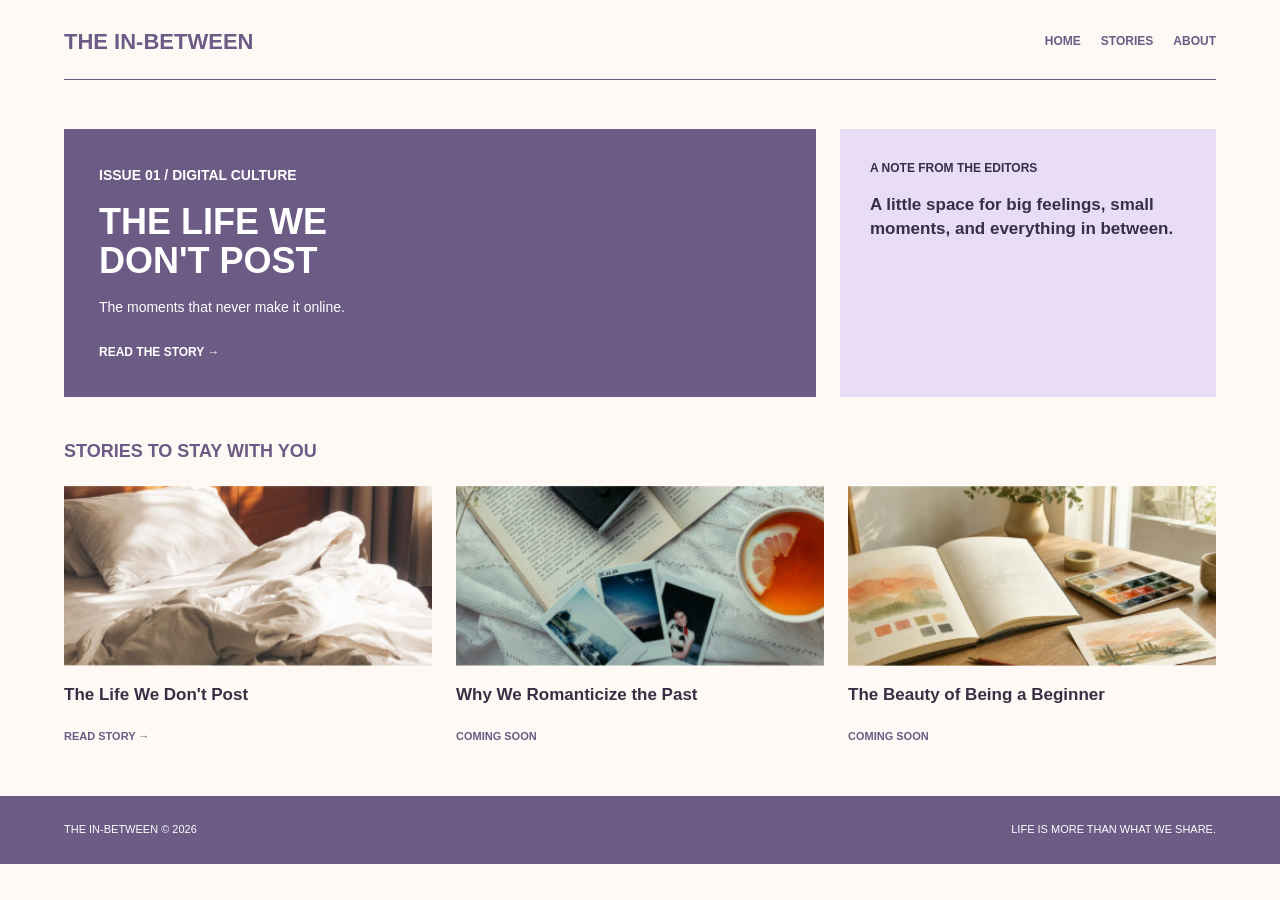
<file: index.html>
<!DOCTYPE html>
<html lang="en">

<head>
    <meta charset="UTF-8">
    <meta name="viewport" content="width=device-width, initial-scale=1.0">
    <title>THE IN-BETWEEN | Home</title>
    <link rel="stylesheet" href="css/style.css">
</head>

<body>

    <!-- Header -->
    <header class="site-header">
        <div class="container header-content">
            <a href="index.html" class="logo">THE IN-BETWEEN</a>

            <nav>
                <a href="index.html">HOME</a>
                <a href="#stories">STORIES</a>
                <a href="#about">ABOUT</a>
            </nav>
        </div>
    </header>

    <main class="container">

        <!-- Featured Story -->
        <section class="hero-grid">

            <div class="featured-story">
                <p class="category">ISSUE 01 / DIGITAL CULTURE</p>

                <h1>THE LIFE WE<br>DON'T POST</h1>

                <p>The moments that never make it online.</p>

                <a href="detail.html" class="hero-link">
                    READ THE STORY &rarr;
                </a>
            </div>

            <!-- Editor's Note -->
            <aside class="editors-note" id="about">
                <h2>A NOTE FROM THE EDITORS</h2>

                <p>
                    A little space for big feelings, small moments,
                    and everything in between.
                </p>
            </aside>

        </section>

        <!-- Article Cards -->
        <section class="stories-section" id="stories">

            <h2>STORIES TO STAY WITH YOU</h2>

            <div class="cards-gallery">

                <!-- Card 1 -->
                <article class="story-card">
                    <img src="images/bedroom-cropped.jpg"
                         alt="Unmade bed in a sunlit bedroom"
                         class="story-image">

                    <h3>The Life We Don't Post</h3>

                    <a href="detail.html">READ STORY &rarr;</a>
                </article>

                <!-- Card 2 -->
                <article class="story-card">
                    <img src="images/nostalgia-cropped.jpg"
                         alt="Printed photographs and a cup of tea"
                         class="story-image">

                    <h3>Why We Romanticize the Past</h3>

                    <p class="card-label">COMING SOON</p>
                </article>

                <!-- Card 3 -->
                <article class="story-card">
                    <img src="images/beginner-cropped.jpg"
                         alt="Open sketchbook and watercolour paints"
                         class="story-image">

                    <h3>The Beauty of Being a Beginner</h3>

                    <p class="card-label">COMING SOON</p>
                </article>

            </div>
        </section>

    </main>

    <!-- Footer -->
    <footer class="site-footer">
        <div class="container">
            <p>THE IN-BETWEEN &copy; 2026</p>
            <p>LIFE IS MORE THAN WHAT WE SHARE.</p>
        </div>
    </footer>

</body>
</html>
</file>
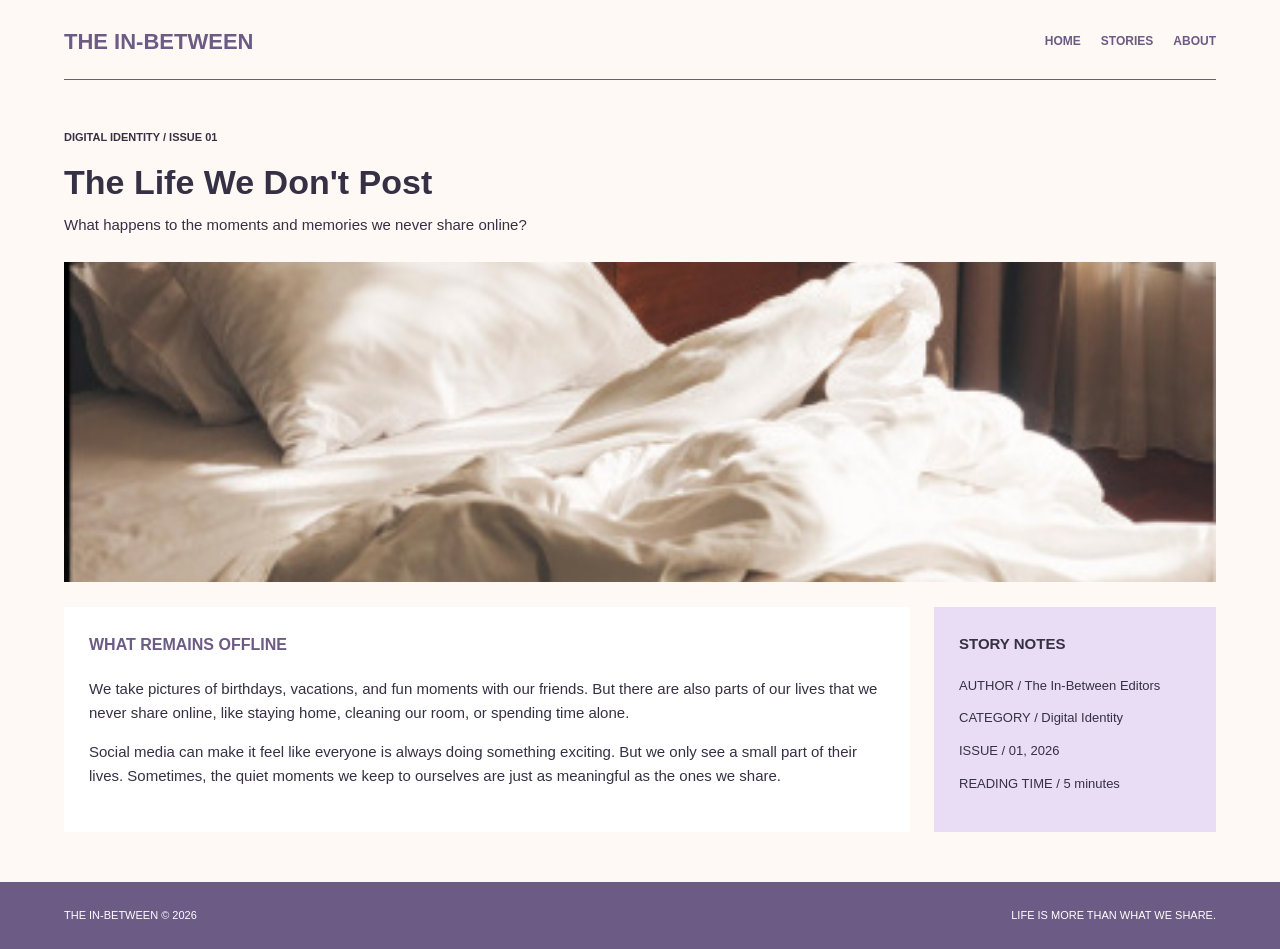
<file: detail.html>
<!DOCTYPE html>
<html lang="en">

<head>
    <meta charset="UTF-8">
    <meta name="viewport" content="width=device-width, initial-scale=1.0">
    <title>The Life We Don't Post | THE IN-BETWEEN</title>
    <link rel="stylesheet" href="css/style.css">
</head>

<body>

    <!-- Header -->
    <header class="site-header">
        <div class="container header-content">
            <a href="index.html" class="logo">THE IN-BETWEEN</a>

            <nav>
                <a href="index.html">HOME</a>
                <a href="index.html#stories">STORIES</a>
                <a href="index.html#about">ABOUT</a>
            </nav>
        </div>
    </header>

    <main class="container detail-layout">

        <!-- Article Heading -->
        <section class="detail-hero">
            <p class="category">DIGITAL IDENTITY / ISSUE 01</p>

            <h1>The Life We Don't Post</h1>

            <p class="lead-text">
                What happens to the moments and memories
                we never share online?
            </p>
        </section>

        <!-- Featured Photograph -->
        <img src="images/bedroom-cropped.jpg"
             alt="Unmade bed in a sunlit bedroom"
             class="feature-image">

        <!-- Article and Sidebar -->
        <section class="content-grid">

            <article class="article-body">
                <h2>WHAT REMAINS OFFLINE</h2>

                <p>
                    We take pictures of birthdays, vacations, and fun
                    moments with our friends. But there are also parts
                    of our lives that we never share online, like
                    staying home, cleaning our room, or spending
                    time alone.
                </p>

                <p>
                    Social media can make it feel like everyone is
                    always doing something exciting. But we only
                    see a small part of their lives. Sometimes,
                    the quiet moments we keep to ourselves are
                    just as meaningful as the ones we share.
                </p>
            </article>

            <!-- Story Notes Sidebar -->
            <aside class="story-notes">
                <h2>STORY NOTES</h2>

                <p>AUTHOR / The In-Between Editors</p>
                <p>CATEGORY / Digital Identity</p>
                <p>ISSUE / 01, 2026</p>
                <p>READING TIME / 5 minutes</p>
            </aside>

        </section>

    </main>

    <!-- Footer -->
    <footer class="site-footer">
        <div class="container">
            <p>THE IN-BETWEEN &copy; 2026</p>
            <p>LIFE IS MORE THAN WHAT WE SHARE.</p>
        </div>
    </footer>

</body>
</html>
</file>
<file: css/style.css>
* {
    margin: 0;
    padding: 0;
    box-sizing: border-box;
}

/* General Styles */
body {
    font-family: Arial, sans-serif;
    background-color: #FFF9F5;
    color: #363044;
    line-height: 1.6;
}

.container {
    width: 90%;
    max-width: 1280px;
    margin: 0 auto;
}

a {
    color: #6B5B85;
    text-decoration: none;
}

a:hover {
    text-decoration: underline;
}

/* Header */
.site-header {
    padding: 24px 0;
}

.header-content {
    display: flex;
    flex-direction: column;
    gap: 15px;
    border-bottom: 1px solid #6B5B85;
    padding-bottom: 20px;
}

.logo {
    font-size: 22px;
    font-weight: bold;
    color: #6B5B85;
}

nav {
    display: flex;
    gap: 20px;
}

nav a {
    font-size: 12px;
    font-weight: bold;
}

/* Homepage Hero */
.hero-grid {
    display: grid;
    grid-template-columns: 1fr;
    gap: 24px;
    margin-top: 25px;
}

.featured-story {
    background-color: #6B5B85;
    color: white;
    padding: 35px;
    display: flex;
    flex-direction: column;
}

.category {
    font-size: 11px;
    font-weight: bold;
    margin-bottom: 15px;
}

.featured-story h1 {
    font-size: 36px;
    line-height: 1.1;
    margin-bottom: 15px;
}

.featured-story p {
    font-size: 14px;
}

.hero-link {
    color: white;
    font-size: 12px;
    font-weight: bold;
    margin-top: 25px;
}

.editors-note {
    background-color: #E8DDF4;
    padding: 30px;
}

.editors-note h2 {
    font-size: 12px;
    margin-bottom: 15px;
}

.editors-note p {
    font-size: 17px;
    font-weight: bold;
    line-height: 1.4;
}

/* Homepage Article Cards */
.stories-section {
    margin-top: 40px;
    margin-bottom: 50px;
}

.stories-section h2 {
    font-size: 18px;
    color: #6B5B85;
    margin-bottom: 20px;
}

.cards-gallery {
    display: grid;
    grid-template-columns: repeat(auto-fit, minmax(280px, 1fr));
    gap: 24px;
}

.story-card {
    display: flex;
    flex-direction: column;
}

.story-image {
    width: 100%;
    height: 180px;
    object-fit: cover;
    display: block;
    margin-bottom: 15px;
}

.story-card h3 {
    font-size: 17px;
    margin-bottom: 20px;
}

.story-card a,
.card-label {
    font-size: 11px;
    font-weight: bold;
    margin-top: auto;
}

.card-label {
    color: #6B5B85;
}

/* Article Detail Page */
.detail-layout {
    margin-top: 25px;
    margin-bottom: 50px;
}

.detail-hero {
    margin-bottom: 25px;
}

.detail-hero h1 {
    font-size: 34px;
    line-height: 1.2;
    margin-bottom: 10px;
}

.lead-text {
    font-size: 15px;
}

.feature-image {
    width: 100%;
    height: 250px;
    object-fit: cover;
    display: block;
    margin-bottom: 25px;
}

.content-grid {
    display: grid;
    grid-template-columns: 1fr;
    gap: 24px;
}

.article-body {
    background-color: white;
    padding: 25px;
}

.article-body h2 {
    font-size: 16px;
    color: #6B5B85;
    margin-bottom: 20px;
}

.article-body p {
    font-size: 15px;
    margin-bottom: 15px;
}

.story-notes {
    background-color: #E8DDF4;
    padding: 25px;
}

.story-notes h2 {
    font-size: 15px;
    margin-bottom: 20px;
}

.story-notes p {
    font-size: 13px;
    margin-bottom: 12px;
}

/* Footer */
.site-footer {
    background-color: #6B5B85;
    color: white;
    padding: 25px 0;
}

.site-footer .container {
    display: flex;
    flex-direction: column;
    gap: 8px;
}

.site-footer p {
    font-size: 11px;
}

/* Desktop Layout */
@media (min-width: 768px) {

    .header-content {
        flex-direction: row;
        justify-content: space-between;
        align-items: center;
    }

    .hero-grid {
        grid-template-columns: 2fr 1fr;
    }

    .content-grid {
        grid-template-columns: 3fr 1fr;
    }

    .site-footer .container {
        flex-direction: row;
        justify-content: space-between;
        align-items: center;
    }

    .feature-image {
        height: 320px;
    }

}
</file>
